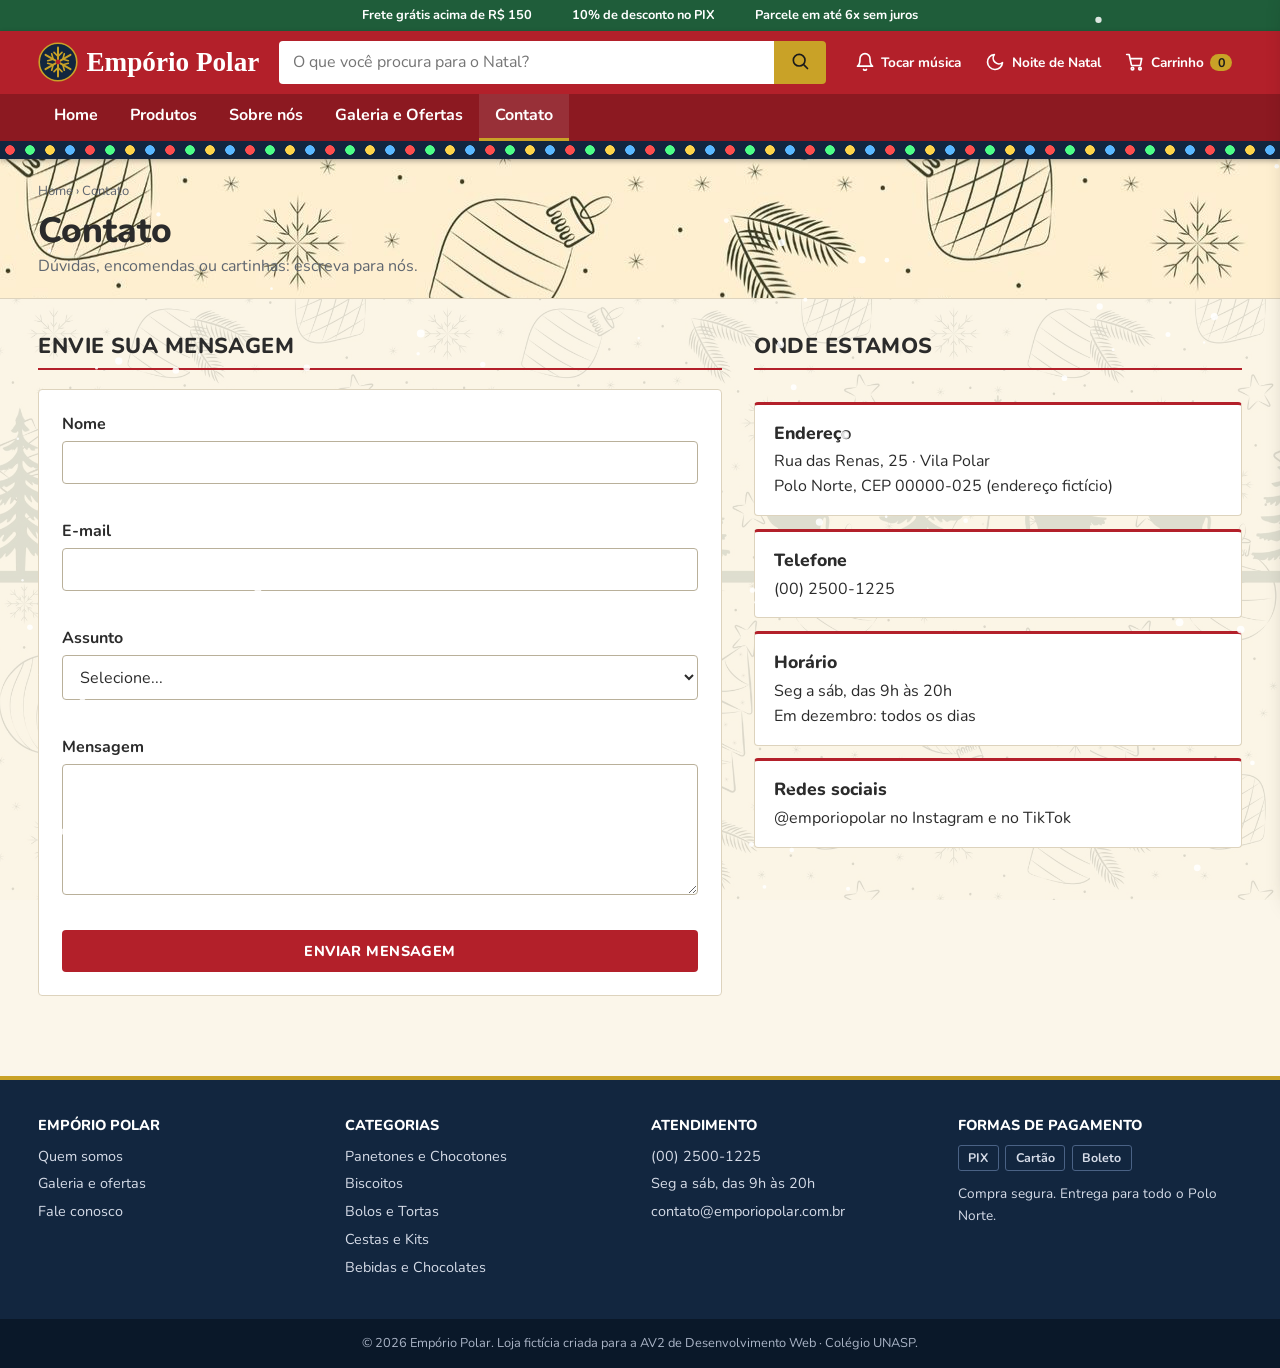
<file: contato.html>
<!DOCTYPE html>
<html lang="pt-br">
<head>
  <meta charset="UTF-8">
  <meta name="viewport" content="width=device-width, initial-scale=1.0">
  <meta name="description" content="Empório Polar: panetones, biscoitos, bolos e cestas para um Natal inesquecível.">
  <title>Empório Polar | Contato</title>
  <link rel="icon" type="image/svg+xml" href="img/favicon.svg">
  <link rel="preconnect" href="https://fonts.googleapis.com">
  <link rel="preconnect" href="https://fonts.gstatic.com" crossorigin>
  <link href="https://fonts.googleapis.com/css2?family=Mountains+of+Christmas:wght@400;700&family=Nunito:wght@400;600;700;800&display=swap" rel="stylesheet">
  <link rel="stylesheet" href="css/style.css">
  <link rel="stylesheet" href="css/responsivo.css">
</head>
<body>
  <svg width="0" height="0" style="position:absolute" aria-hidden="true"><symbol id="i-carrinho" viewBox="0 0 24 24"><circle cx="9" cy="20" r="1.5"/><circle cx="18" cy="20" r="1.5"/><path d="M2 3h3l2.7 12.4a1 1 0 0 0 1 .8h8.8a1 1 0 0 0 1-.8L20 8H6"/></symbol><symbol id="i-lupa" viewBox="0 0 24 24"><circle cx="11" cy="11" r="7"/><path d="M21 21l-4.3-4.3"/></symbol><symbol id="i-lua" viewBox="0 0 24 24"><path d="M21 12.8A9 9 0 1 1 11.2 3a7 7 0 0 0 9.8 9.8z"/></symbol><symbol id="i-sol" viewBox="0 0 24 24"><circle cx="12" cy="12" r="4"/><path d="M12 2v2M12 20v2M4.9 4.9l1.4 1.4M17.7 17.7l1.4 1.4M2 12h2M20 12h2M4.9 19.1l1.4-1.4M17.7 6.3l1.4-1.4"/></symbol><symbol id="i-sino" viewBox="0 0 24 24"><path d="M18 8a6 6 0 0 0-12 0c0 7-3 9-3 9h18s-3-2-3-9"/><path d="M13.7 21a2 2 0 0 1-3.4 0"/></symbol><symbol id="i-menu" viewBox="0 0 24 24"><path d="M3 6h18M3 12h18M3 18h18"/></symbol><symbol id="i-caminhao" viewBox="0 0 24 24"><path d="M1 4h13v11H1zM14 8h4l4 4v3h-8z"/><circle cx="6" cy="18" r="2"/><circle cx="18" cy="18" r="2"/></symbol><symbol id="i-desconto" viewBox="0 0 24 24"><path d="M19 5L5 19"/><circle cx="7" cy="7" r="2.5"/><circle cx="17" cy="17" r="2.5"/></symbol><symbol id="i-cartao" viewBox="0 0 24 24"><rect x="2" y="5" width="20" height="14" rx="2"/><path d="M2 10h20"/></symbol><symbol id="i-presente" viewBox="0 0 24 24"><rect x="3" y="8" width="18" height="13"/><path d="M12 8v13M3 12h18M12 8c-3-4-7-3-5 0M12 8c3-4 7-3 5 0"/></symbol></svg>
  <canvas id="neve" aria-hidden="true"></canvas>

  <div class="barra-topo">
    <div class="container">
      <p>Frete grátis acima de R$ 150</p>
      <p>10% de desconto no PIX</p>
      <p>Parcele em até 6x sem juros</p>
    </div>
  </div>

  <header class="cabecalho">
    <div class="cabecalho-int">
      <a class="logo" href="index.html">
        <img src="img/logo.svg" alt="Logotipo do Empório Polar: floco de neve dourado" width="40" height="40">
        <span>Empório Polar</span>
      </a>
      <form class="busca-topo" action="produtos.html" method="get" role="search">
        <label class="sr-only" for="busca-topo">Buscar produtos</label>
        <input type="search" id="busca-topo" name="q" placeholder="O que você procura para o Natal?">
        <button type="submit" aria-label="Buscar"><svg class="ic" aria-hidden="true"><use href="#i-lupa"/></svg></button>
      </form>
      <div class="acoes">
        <button class="icone-btn" id="btn-musica" aria-pressed="false"><svg class="ic" aria-hidden="true"><use href="#i-sino"/></svg><span class="rotulo">Tocar música</span></button>
        <button class="icone-btn" id="btn-tema"><svg class="ic" aria-hidden="true"><use href="#i-lua"/></svg><span class="rotulo">Noite de Natal</span></button>
        <button class="icone-btn" id="btn-carrinho" aria-label="Abrir carrinho de compras"><svg class="ic" aria-hidden="true"><use href="#i-carrinho"/></svg><span class="rotulo">Carrinho</span><span id="qtd-carrinho">0</span></button>
        <button class="icone-btn btn-menu" aria-label="Abrir menu" aria-expanded="false"><svg class="ic" aria-hidden="true"><use href="#i-menu"/></svg></button>
      </div>
    </div>
    <nav class="menu" aria-label="Menu principal">
      <div class="container menu-int">
        <a href="index.html">Home</a>
        <a href="produtos.html">Produtos</a>
        <a href="sobre.html">Sobre nós</a>
        <a href="galeria.html">Galeria e Ofertas</a>
        <a href="contato.html" class="ativo" aria-current="page">Contato</a>
      </div>
    </nav>
    <div class="luzes" aria-hidden="true"></div>
  </header>

  <main>
    <div class="cabecalho-pagina"><div class="container">
      <nav class="migalhas" aria-label="Você está em"><a href="index.html">Home</a> › Contato</nav>
      <h1>Contato</h1><p>Dúvidas, encomendas ou cartinhas: escreva para nós.</p>
    </div></div>
    <section class="secao container contato-grade" style="display:grid" aria-labelledby="t-form">
      <div>
        <div class="cab-secao"><h2 id="t-form">Envie sua mensagem</h2></div>
        <form class="form" id="form-contato" novalidate>
          <div class="campo"><label for="nome">Nome</label><input type="text" id="nome" autocomplete="name"><span class="erro" aria-live="polite"></span></div>
          <div class="campo"><label for="email">E-mail</label><input type="email" id="email" autocomplete="email"><span class="erro" aria-live="polite"></span></div>
          <div class="campo"><label for="assunto">Assunto</label>
            <select id="assunto"><option value="">Selecione...</option><option>Encomenda de panetone</option><option>Cestas de Natal</option><option>Dúvida sobre entrega</option><option>Outro assunto</option></select>
            <span class="erro" aria-live="polite"></span></div>
          <div class="campo"><label for="texto">Mensagem</label><textarea id="texto" rows="5"></textarea><span class="erro" aria-live="polite"></span></div>
          <button class="btn" type="submit">Enviar mensagem</button>
          <p id="mensagem-form" role="status"></p>
        </form>
      </div>
      <aside class="info-contato" aria-label="Informações da loja">
        <div class="cab-secao"><h2>Onde estamos</h2></div>
        <div class="caixa"><h3>Endereço</h3><p>Rua das Renas, 25 · Vila Polar<br>Polo Norte, CEP 00000-025 (endereço fictício)</p></div>
        <div class="caixa"><h3>Telefone</h3><p>(00) 2500-1225</p></div>
        <div class="caixa"><h3>Horário</h3><p>Seg a sáb, das 9h às 20h<br>Em dezembro: todos os dias</p></div>
        <div class="caixa"><h3>Redes sociais</h3><p>@emporiopolar no Instagram e no TikTok</p></div>
      </aside>
    </section>
  </main>

  <footer class="rodape">
    <div class="container rodape-grade">
      <div><h3>Empório Polar</h3><ul>
        <li><a href="sobre.html">Quem somos</a></li><li><a href="galeria.html">Galeria e ofertas</a></li><li><a href="contato.html">Fale conosco</a></li></ul></div>
      <div><h3>Categorias</h3><ul>
        <li><a href="produtos.html?cat=Panetones%20e%20Chocotones">Panetones e Chocotones</a></li>
        <li><a href="produtos.html?cat=Biscoitos">Biscoitos</a></li>
        <li><a href="produtos.html?cat=Bolos%20e%20Tortas">Bolos e Tortas</a></li>
        <li><a href="produtos.html?cat=Cestas%20e%20Kits">Cestas e Kits</a></li>
        <li><a href="produtos.html?cat=Bebidas%20e%20Chocolates">Bebidas e Chocolates</a></li></ul></div>
      <div><h3>Atendimento</h3><ul>
        <li>(00) 2500-1225</li><li>Seg a sáb, das 9h às 20h</li><li>contato@emporiopolar.com.br</li></ul></div>
      <div><h3>Formas de pagamento</h3><div class="pagamentos"><span>PIX</span><span>Cartão</span><span>Boleto</span></div>
        <p style="margin-top:.8rem;font-size:.85rem">Compra segura. Entrega para todo o Polo Norte.</p></div>
    </div>
    <div class="rodape-fim">&copy; 2026 Empório Polar. Loja fictícia criada para a AV2 de Desenvolvimento Web · Colégio UNASP.</div>
  </footer>

  <!-- Painel do carrinho -->
  <div id="fundo-painel"></div>
  <aside class="painel" id="painel-carrinho" aria-label="Carrinho de compras">
    <div class="painel-topo"><h2>Seu carrinho</h2><button class="fechar" id="fechar-painel" aria-label="Fechar carrinho">✕</button></div>
    <ul id="itens-carrinho"></ul>
    <div class="painel-rodape">
      <div class="total"><span>Total</span><span id="total-carrinho">R$ 0,00</span></div>
      <button class="btn btn-verde" id="finalizar">Finalizar compra</button>
      <button class="btn btn-ouro" id="limpar">Esvaziar carrinho</button>
    </div>
  </aside>

  <!-- Modal de detalhes do produto -->
  <div class="sobreposicao" id="modal" role="dialog" aria-modal="true" aria-label="Detalhes do produto">
    <div class="janela">
      <button class="fechar" aria-label="Fechar">✕</button>
      <img id="modal-img" src="img/produtos/sem-foto.jpg" alt="">
      <div class="janela-corpo">
        <span class="etiqueta" id="modal-cat"></span>
        <h2 id="modal-nome"></h2>
        <p id="modal-desc"></p>
        <strong id="modal-preco"></strong>
        <button class="btn btn-comprar" id="modal-comprar">Comprar</button>
      </div>
    </div>
  </div>

  <!-- Lightbox da galeria -->
  <div class="sobreposicao" id="lightbox" role="dialog" aria-modal="true" aria-label="Imagem ampliada">
    <div class="janela">
      <button class="fechar" aria-label="Fechar">✕</button>
      <img id="lightbox-img" src="img/produtos/sem-foto.jpg" alt="">
      <div class="janela-corpo"><p id="lightbox-legenda"></p></div>
    </div>
  </div>

  <div class="aviso" id="aviso" role="status" aria-live="polite"></div>
  <button id="topo" aria-label="Voltar ao topo">↑</button>

  <script src="js/produtos.js"></script>
  <script src="js/script.js"></script>
</body>
</html>
</file>
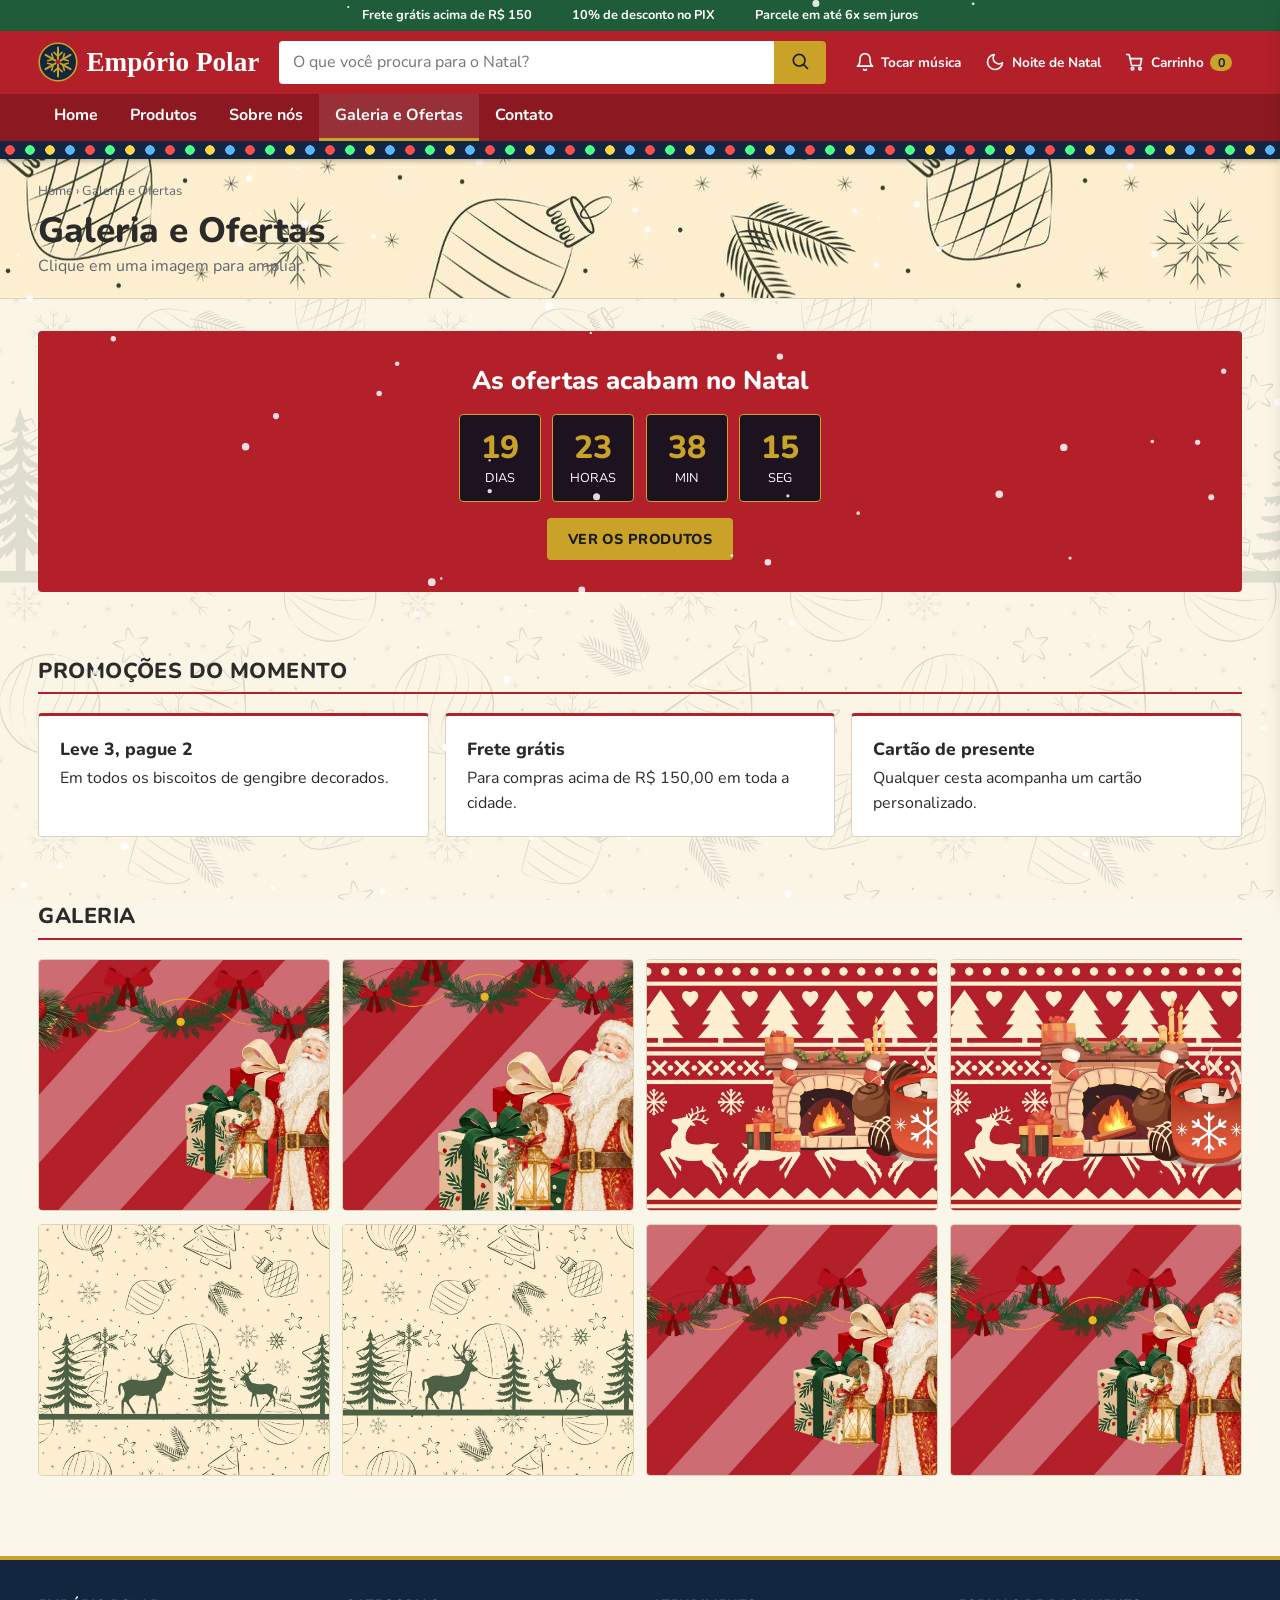
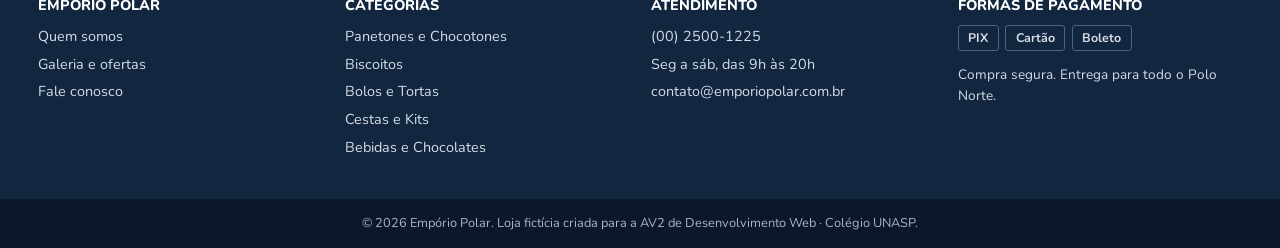
<file: galeria.html>
<!DOCTYPE html>
<html lang="pt-br">
<head>
  <meta charset="UTF-8">
  <meta name="viewport" content="width=device-width, initial-scale=1.0">
  <meta name="description" content="Empório Polar: panetones, biscoitos, bolos e cestas para um Natal inesquecível.">
  <title>Empório Polar | Galeria e Ofertas</title>
  <link rel="icon" type="image/svg+xml" href="img/favicon.svg">
  <link rel="preconnect" href="https://fonts.googleapis.com">
  <link rel="preconnect" href="https://fonts.gstatic.com" crossorigin>
  <link href="https://fonts.googleapis.com/css2?family=Mountains+of+Christmas:wght@400;700&family=Nunito:wght@400;600;700;800&display=swap" rel="stylesheet">
  <link rel="stylesheet" href="css/style.css">
  <link rel="stylesheet" href="css/responsivo.css">
</head>
<body>
  <svg width="0" height="0" style="position:absolute" aria-hidden="true"><symbol id="i-carrinho" viewBox="0 0 24 24"><circle cx="9" cy="20" r="1.5"/><circle cx="18" cy="20" r="1.5"/><path d="M2 3h3l2.7 12.4a1 1 0 0 0 1 .8h8.8a1 1 0 0 0 1-.8L20 8H6"/></symbol><symbol id="i-lupa" viewBox="0 0 24 24"><circle cx="11" cy="11" r="7"/><path d="M21 21l-4.3-4.3"/></symbol><symbol id="i-lua" viewBox="0 0 24 24"><path d="M21 12.8A9 9 0 1 1 11.2 3a7 7 0 0 0 9.8 9.8z"/></symbol><symbol id="i-sol" viewBox="0 0 24 24"><circle cx="12" cy="12" r="4"/><path d="M12 2v2M12 20v2M4.9 4.9l1.4 1.4M17.7 17.7l1.4 1.4M2 12h2M20 12h2M4.9 19.1l1.4-1.4M17.7 6.3l1.4-1.4"/></symbol><symbol id="i-sino" viewBox="0 0 24 24"><path d="M18 8a6 6 0 0 0-12 0c0 7-3 9-3 9h18s-3-2-3-9"/><path d="M13.7 21a2 2 0 0 1-3.4 0"/></symbol><symbol id="i-menu" viewBox="0 0 24 24"><path d="M3 6h18M3 12h18M3 18h18"/></symbol><symbol id="i-caminhao" viewBox="0 0 24 24"><path d="M1 4h13v11H1zM14 8h4l4 4v3h-8z"/><circle cx="6" cy="18" r="2"/><circle cx="18" cy="18" r="2"/></symbol><symbol id="i-desconto" viewBox="0 0 24 24"><path d="M19 5L5 19"/><circle cx="7" cy="7" r="2.5"/><circle cx="17" cy="17" r="2.5"/></symbol><symbol id="i-cartao" viewBox="0 0 24 24"><rect x="2" y="5" width="20" height="14" rx="2"/><path d="M2 10h20"/></symbol><symbol id="i-presente" viewBox="0 0 24 24"><rect x="3" y="8" width="18" height="13"/><path d="M12 8v13M3 12h18M12 8c-3-4-7-3-5 0M12 8c3-4 7-3 5 0"/></symbol></svg>
  <canvas id="neve" aria-hidden="true"></canvas>

  <div class="barra-topo">
    <div class="container">
      <p>Frete grátis acima de R$ 150</p>
      <p>10% de desconto no PIX</p>
      <p>Parcele em até 6x sem juros</p>
    </div>
  </div>

  <header class="cabecalho">
    <div class="cabecalho-int">
      <a class="logo" href="index.html">
        <img src="img/logo.svg" alt="Logotipo do Empório Polar: floco de neve dourado" width="40" height="40">
        <span>Empório Polar</span>
      </a>
      <form class="busca-topo" action="produtos.html" method="get" role="search">
        <label class="sr-only" for="busca-topo">Buscar produtos</label>
        <input type="search" id="busca-topo" name="q" placeholder="O que você procura para o Natal?">
        <button type="submit" aria-label="Buscar"><svg class="ic" aria-hidden="true"><use href="#i-lupa"/></svg></button>
      </form>
      <div class="acoes">
        <button class="icone-btn" id="btn-musica" aria-pressed="false"><svg class="ic" aria-hidden="true"><use href="#i-sino"/></svg><span class="rotulo">Tocar música</span></button>
        <button class="icone-btn" id="btn-tema"><svg class="ic" aria-hidden="true"><use href="#i-lua"/></svg><span class="rotulo">Noite de Natal</span></button>
        <button class="icone-btn" id="btn-carrinho" aria-label="Abrir carrinho de compras"><svg class="ic" aria-hidden="true"><use href="#i-carrinho"/></svg><span class="rotulo">Carrinho</span><span id="qtd-carrinho">0</span></button>
        <button class="icone-btn btn-menu" aria-label="Abrir menu" aria-expanded="false"><svg class="ic" aria-hidden="true"><use href="#i-menu"/></svg></button>
      </div>
    </div>
    <nav class="menu" aria-label="Menu principal">
      <div class="container menu-int">
        <a href="index.html">Home</a>
        <a href="produtos.html">Produtos</a>
        <a href="sobre.html">Sobre nós</a>
        <a href="galeria.html" class="ativo" aria-current="page">Galeria e Ofertas</a>
        <a href="contato.html">Contato</a>
      </div>
    </nav>
    <div class="luzes" aria-hidden="true"></div>
  </header>

  <main>
    <div class="cabecalho-pagina"><div class="container">
      <nav class="migalhas" aria-label="Você está em"><a href="index.html">Home</a> › Galeria e Ofertas</nav>
      <h1>Galeria e Ofertas</h1><p>Clique em uma imagem para ampliar.</p>
    </div></div>
    <section class="secao container revelar" aria-labelledby="t-of">
      <div class="faixa-oferta">
        <h2 id="t-of">As ofertas acabam no Natal</h2>
        <div class="contagem" data-contagem></div>
        <a class="btn btn-ouro" href="produtos.html">Ver os produtos</a>
      </div>
    </section>
    <section class="secao container" aria-labelledby="t-pr">
      <div class="cab-secao"><h2 id="t-pr">Promoções do momento</h2></div>
      <div class="trio">
        <article class="caixa revelar"><h3>Leve 3, pague 2</h3><p>Em todos os biscoitos de gengibre decorados.</p></article>
        <article class="caixa revelar"><h3>Frete grátis</h3><p>Para compras acima de R$ 150,00 em toda a cidade.</p></article>
        <article class="caixa revelar"><h3>Cartão de presente</h3><p>Qualquer cesta acompanha um cartão personalizado.</p></article>
      </div>
    </section>
    <section class="secao container" aria-labelledby="t-ga">
      <div class="cab-secao"><h2 id="t-ga">Galeria</h2></div>
      <div class="galeria">
        <button data-lightbox="img/banners/banner1.jpg" aria-label="Ampliar: Papai Noel com saco de presentes e guirlanda sobre fundo listrado vermelho"><img src="img/banners/banner1.jpg" alt="Papai Noel com saco de presentes e guirlanda sobre fundo listrado vermelho" loading="lazy" width="400" height="250"></button>
        <button data-lightbox="img/banners/banner32.jpg" aria-label="Ampliar: Papai Noel ao lado de presentes embrulhados e enfeites de pinheiro"><img src="img/banners/banner32.jpg" alt="Papai Noel ao lado de presentes embrulhados e enfeites de pinheiro" loading="lazy" width="400" height="250"></button>
        <button data-lightbox="img/banners/lado.jpg" aria-label="Ampliar: Lareira acesa com caneca de chocolate quente sobre faixa de renas"><img src="img/banners/lado.jpg" alt="Lareira acesa com caneca de chocolate quente sobre faixa de renas" loading="lazy" width="400" height="250"></button>
        <button data-lightbox="img/banners/pepeeop.jpg" aria-label="Ampliar: Lareira, presentes e chocolate quente em padrão de inverno vermelho"><img src="img/banners/pepeeop.jpg" alt="Lareira, presentes e chocolate quente em padrão de inverno vermelho" loading="lazy" width="400" height="250"></button>
        <button data-lightbox="img/banners/hr.jpg" aria-label="Ampliar: Renas e pinheiros em desenho sobre fundo creme"><img src="img/banners/hr.jpg" alt="Renas e pinheiros em desenho sobre fundo creme" loading="lazy" width="400" height="250"></button>
        <button data-lightbox="img/banners/padrao.jpg" aria-label="Ampliar: Padrão de enfeites natalinos e flocos de neve sobre fundo creme"><img src="img/banners/padrao.jpg" alt="Padrão de enfeites natalinos e flocos de neve sobre fundo creme" loading="lazy" width="400" height="250"></button>
        <button data-lightbox="img/banners/banner23.jpg" aria-label="Ampliar: Papai Noel com presentes e guirlandas de pinheiro"><img src="img/banners/banner23.jpg" alt="Papai Noel com presentes e guirlandas de pinheiro" loading="lazy" width="400" height="250"></button>
        <button data-lightbox="img/banners/banner10.jpg" aria-label="Ampliar: Papai Noel carregando presentes sobre listras vermelhas"><img src="img/banners/banner10.jpg" alt="Papai Noel carregando presentes sobre listras vermelhas" loading="lazy" width="400" height="250"></button>
      </div>
    </section>
  </main>

  <footer class="rodape">
    <div class="container rodape-grade">
      <div><h3>Empório Polar</h3><ul>
        <li><a href="sobre.html">Quem somos</a></li><li><a href="galeria.html">Galeria e ofertas</a></li><li><a href="contato.html">Fale conosco</a></li></ul></div>
      <div><h3>Categorias</h3><ul>
        <li><a href="produtos.html?cat=Panetones%20e%20Chocotones">Panetones e Chocotones</a></li>
        <li><a href="produtos.html?cat=Biscoitos">Biscoitos</a></li>
        <li><a href="produtos.html?cat=Bolos%20e%20Tortas">Bolos e Tortas</a></li>
        <li><a href="produtos.html?cat=Cestas%20e%20Kits">Cestas e Kits</a></li>
        <li><a href="produtos.html?cat=Bebidas%20e%20Chocolates">Bebidas e Chocolates</a></li></ul></div>
      <div><h3>Atendimento</h3><ul>
        <li>(00) 2500-1225</li><li>Seg a sáb, das 9h às 20h</li><li>contato@emporiopolar.com.br</li></ul></div>
      <div><h3>Formas de pagamento</h3><div class="pagamentos"><span>PIX</span><span>Cartão</span><span>Boleto</span></div>
        <p style="margin-top:.8rem;font-size:.85rem">Compra segura. Entrega para todo o Polo Norte.</p></div>
    </div>
    <div class="rodape-fim">&copy; 2026 Empório Polar. Loja fictícia criada para a AV2 de Desenvolvimento Web · Colégio UNASP.</div>
  </footer>

  <!-- Painel do carrinho -->
  <div id="fundo-painel"></div>
  <aside class="painel" id="painel-carrinho" aria-label="Carrinho de compras">
    <div class="painel-topo"><h2>Seu carrinho</h2><button class="fechar" id="fechar-painel" aria-label="Fechar carrinho">✕</button></div>
    <ul id="itens-carrinho"></ul>
    <div class="painel-rodape">
      <div class="total"><span>Total</span><span id="total-carrinho">R$ 0,00</span></div>
      <button class="btn btn-verde" id="finalizar">Finalizar compra</button>
      <button class="btn btn-ouro" id="limpar">Esvaziar carrinho</button>
    </div>
  </aside>

  <!-- Modal de detalhes do produto -->
  <div class="sobreposicao" id="modal" role="dialog" aria-modal="true" aria-label="Detalhes do produto">
    <div class="janela">
      <button class="fechar" aria-label="Fechar">✕</button>
      <img id="modal-img" src="img/produtos/sem-foto.jpg" alt="">
      <div class="janela-corpo">
        <span class="etiqueta" id="modal-cat"></span>
        <h2 id="modal-nome"></h2>
        <p id="modal-desc"></p>
        <strong id="modal-preco"></strong>
        <button class="btn btn-comprar" id="modal-comprar">Comprar</button>
      </div>
    </div>
  </div>

  <!-- Lightbox da galeria -->
  <div class="sobreposicao" id="lightbox" role="dialog" aria-modal="true" aria-label="Imagem ampliada">
    <div class="janela">
      <button class="fechar" aria-label="Fechar">✕</button>
      <img id="lightbox-img" src="img/produtos/sem-foto.jpg" alt="">
      <div class="janela-corpo"><p id="lightbox-legenda"></p></div>
    </div>
  </div>

  <div class="aviso" id="aviso" role="status" aria-live="polite"></div>
  <button id="topo" aria-label="Voltar ao topo">↑</button>

  <script src="js/produtos.js"></script>
  <script src="js/script.js"></script>
</body>
</html>
</file>
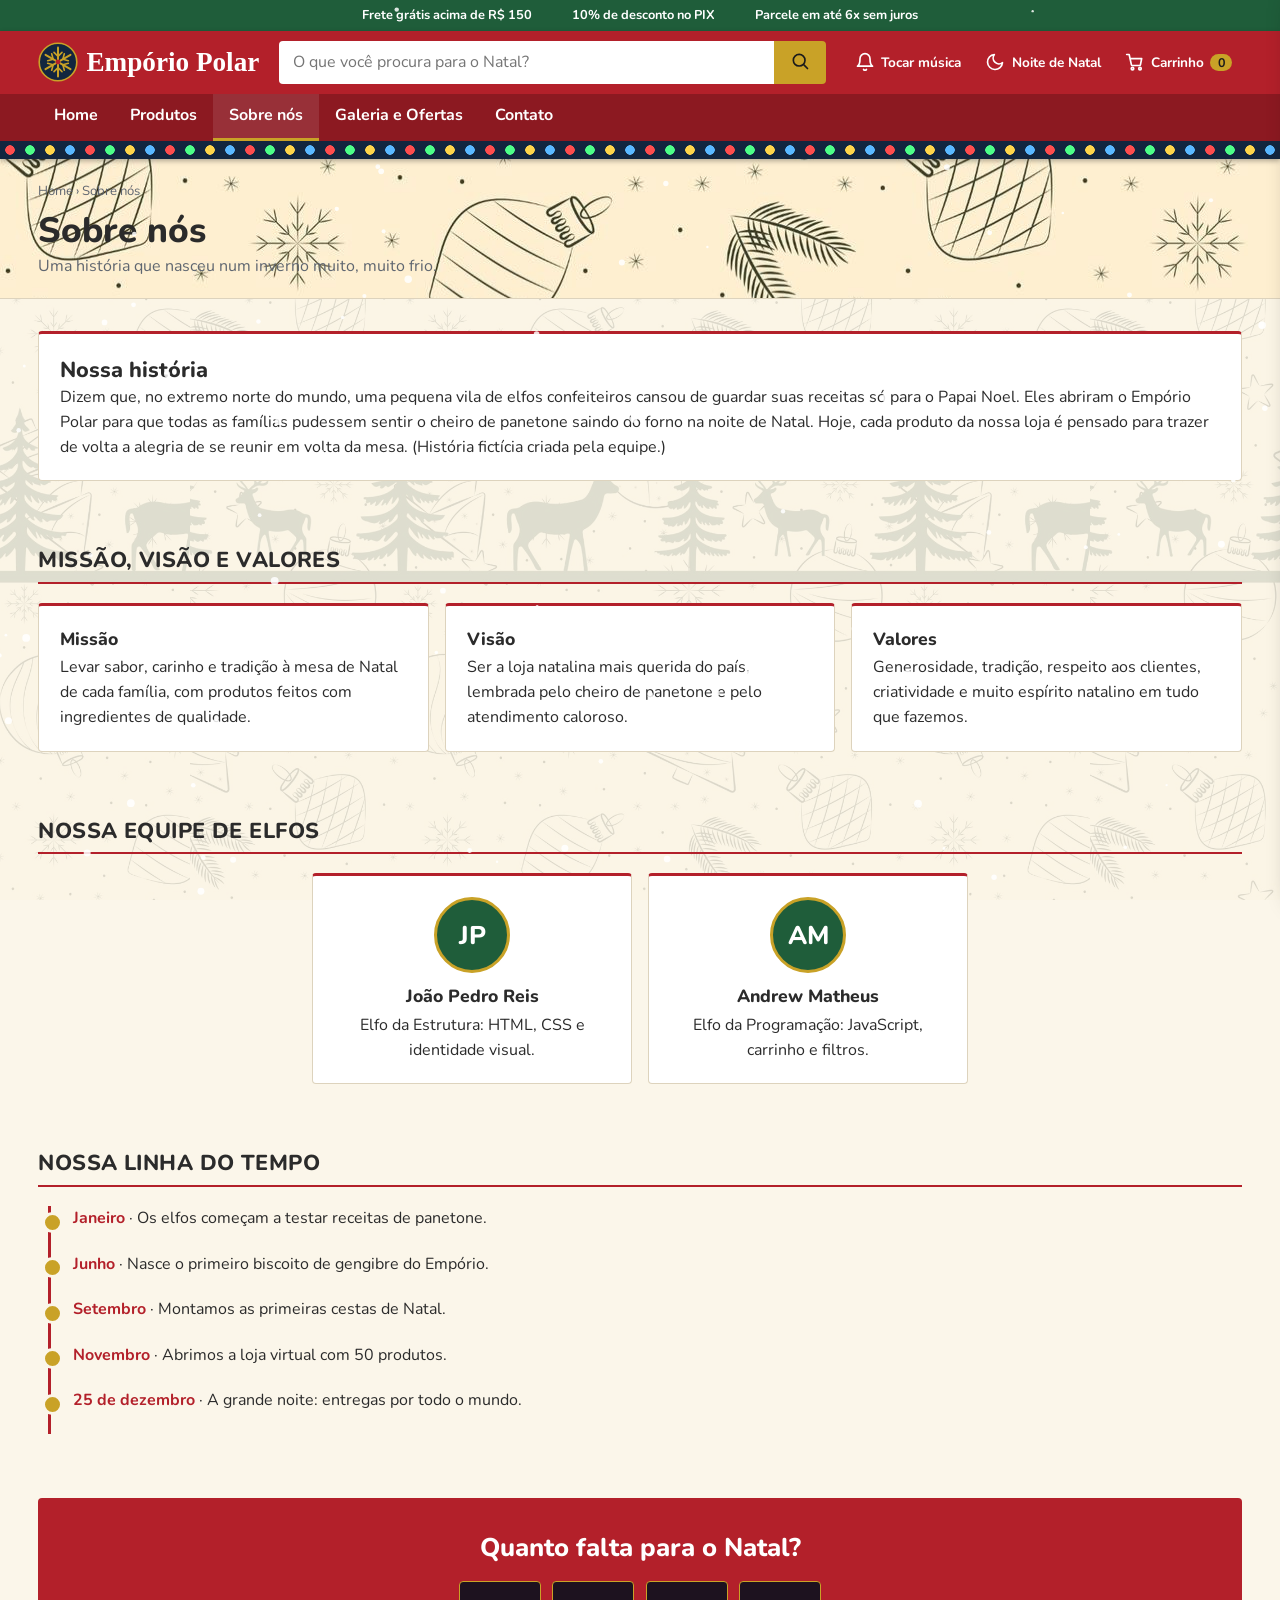
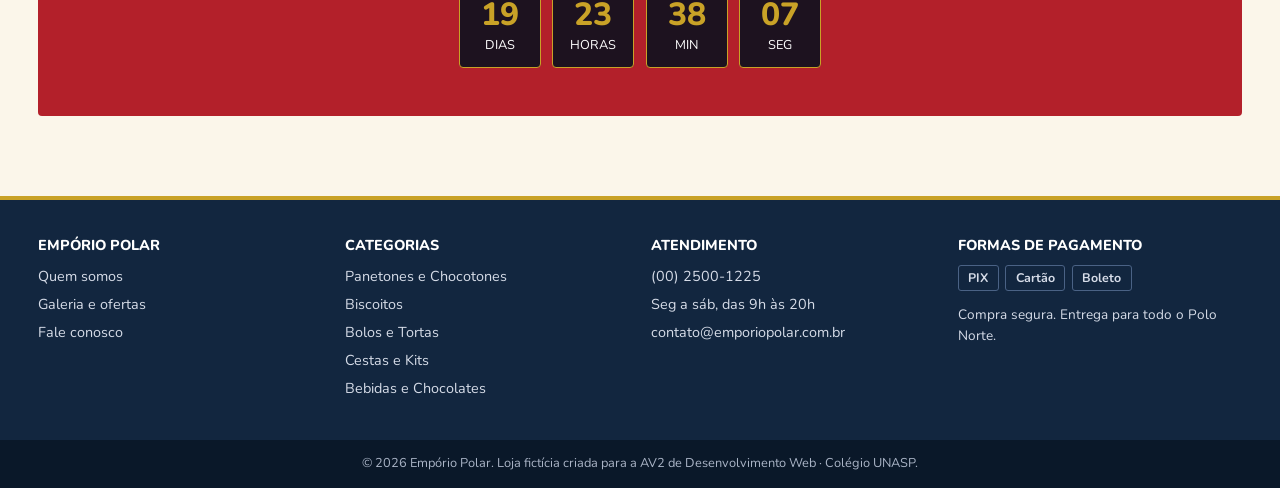
<file: sobre.html>
<!DOCTYPE html>
<html lang="pt-br">
<head>
  <meta charset="UTF-8">
  <meta name="viewport" content="width=device-width, initial-scale=1.0">
  <meta name="description" content="Empório Polar: panetones, biscoitos, bolos e cestas para um Natal inesquecível.">
  <title>Empório Polar | Sobre nós</title>
  <link rel="icon" type="image/svg+xml" href="img/favicon.svg">
  <link rel="preconnect" href="https://fonts.googleapis.com">
  <link rel="preconnect" href="https://fonts.gstatic.com" crossorigin>
  <link href="https://fonts.googleapis.com/css2?family=Mountains+of+Christmas:wght@400;700&family=Nunito:wght@400;600;700;800&display=swap" rel="stylesheet">
  <link rel="stylesheet" href="css/style.css">
  <link rel="stylesheet" href="css/responsivo.css">
</head>
<body>
  <svg width="0" height="0" style="position:absolute" aria-hidden="true"><symbol id="i-carrinho" viewBox="0 0 24 24"><circle cx="9" cy="20" r="1.5"/><circle cx="18" cy="20" r="1.5"/><path d="M2 3h3l2.7 12.4a1 1 0 0 0 1 .8h8.8a1 1 0 0 0 1-.8L20 8H6"/></symbol><symbol id="i-lupa" viewBox="0 0 24 24"><circle cx="11" cy="11" r="7"/><path d="M21 21l-4.3-4.3"/></symbol><symbol id="i-lua" viewBox="0 0 24 24"><path d="M21 12.8A9 9 0 1 1 11.2 3a7 7 0 0 0 9.8 9.8z"/></symbol><symbol id="i-sol" viewBox="0 0 24 24"><circle cx="12" cy="12" r="4"/><path d="M12 2v2M12 20v2M4.9 4.9l1.4 1.4M17.7 17.7l1.4 1.4M2 12h2M20 12h2M4.9 19.1l1.4-1.4M17.7 6.3l1.4-1.4"/></symbol><symbol id="i-sino" viewBox="0 0 24 24"><path d="M18 8a6 6 0 0 0-12 0c0 7-3 9-3 9h18s-3-2-3-9"/><path d="M13.7 21a2 2 0 0 1-3.4 0"/></symbol><symbol id="i-menu" viewBox="0 0 24 24"><path d="M3 6h18M3 12h18M3 18h18"/></symbol><symbol id="i-caminhao" viewBox="0 0 24 24"><path d="M1 4h13v11H1zM14 8h4l4 4v3h-8z"/><circle cx="6" cy="18" r="2"/><circle cx="18" cy="18" r="2"/></symbol><symbol id="i-desconto" viewBox="0 0 24 24"><path d="M19 5L5 19"/><circle cx="7" cy="7" r="2.5"/><circle cx="17" cy="17" r="2.5"/></symbol><symbol id="i-cartao" viewBox="0 0 24 24"><rect x="2" y="5" width="20" height="14" rx="2"/><path d="M2 10h20"/></symbol><symbol id="i-presente" viewBox="0 0 24 24"><rect x="3" y="8" width="18" height="13"/><path d="M12 8v13M3 12h18M12 8c-3-4-7-3-5 0M12 8c3-4 7-3 5 0"/></symbol></svg>
  <canvas id="neve" aria-hidden="true"></canvas>

  <div class="barra-topo">
    <div class="container">
      <p>Frete grátis acima de R$ 150</p>
      <p>10% de desconto no PIX</p>
      <p>Parcele em até 6x sem juros</p>
    </div>
  </div>

  <header class="cabecalho">
    <div class="cabecalho-int">
      <a class="logo" href="index.html">
        <img src="img/logo.svg" alt="Logotipo do Empório Polar: floco de neve dourado" width="40" height="40">
        <span>Empório Polar</span>
      </a>
      <form class="busca-topo" action="produtos.html" method="get" role="search">
        <label class="sr-only" for="busca-topo">Buscar produtos</label>
        <input type="search" id="busca-topo" name="q" placeholder="O que você procura para o Natal?">
        <button type="submit" aria-label="Buscar"><svg class="ic" aria-hidden="true"><use href="#i-lupa"/></svg></button>
      </form>
      <div class="acoes">
        <button class="icone-btn" id="btn-musica" aria-pressed="false"><svg class="ic" aria-hidden="true"><use href="#i-sino"/></svg><span class="rotulo">Tocar música</span></button>
        <button class="icone-btn" id="btn-tema"><svg class="ic" aria-hidden="true"><use href="#i-lua"/></svg><span class="rotulo">Noite de Natal</span></button>
        <button class="icone-btn" id="btn-carrinho" aria-label="Abrir carrinho de compras"><svg class="ic" aria-hidden="true"><use href="#i-carrinho"/></svg><span class="rotulo">Carrinho</span><span id="qtd-carrinho">0</span></button>
        <button class="icone-btn btn-menu" aria-label="Abrir menu" aria-expanded="false"><svg class="ic" aria-hidden="true"><use href="#i-menu"/></svg></button>
      </div>
    </div>
    <nav class="menu" aria-label="Menu principal">
      <div class="container menu-int">
        <a href="index.html">Home</a>
        <a href="produtos.html">Produtos</a>
        <a href="sobre.html" class="ativo" aria-current="page">Sobre nós</a>
        <a href="galeria.html">Galeria e Ofertas</a>
        <a href="contato.html">Contato</a>
      </div>
    </nav>
    <div class="luzes" aria-hidden="true"></div>
  </header>

  <main>
    <div class="cabecalho-pagina"><div class="container">
      <nav class="migalhas" aria-label="Você está em"><a href="index.html">Home</a> › Sobre nós</nav>
      <h1>Sobre nós</h1><p>Uma história que nasceu num inverno muito, muito frio.</p>
    </div></div>
    <section class="secao container revelar" aria-labelledby="t-hist">
      <div class="caixa">
        <h2 id="t-hist">Nossa história</h2>
        <p>Dizem que, no extremo norte do mundo, uma pequena vila de elfos confeiteiros cansou de guardar suas receitas só para o Papai Noel. Eles abriram o Empório Polar para que todas as famílias pudessem sentir o cheiro de panetone saindo do forno na noite de Natal. Hoje, cada produto da nossa loja é pensado para trazer de volta a alegria de se reunir em volta da mesa. (História fictícia criada pela equipe.)</p>
      </div>
    </section>
    <section class="secao container" aria-labelledby="t-mvv">
      <div class="cab-secao"><h2 id="t-mvv">Missão, visão e valores</h2></div>
      <div class="trio">
        <article class="caixa revelar"><h3>Missão</h3><p>Levar sabor, carinho e tradição à mesa de Natal de cada família, com produtos feitos com ingredientes de qualidade.</p></article>
        <article class="caixa revelar"><h3>Visão</h3><p>Ser a loja natalina mais querida do país, lembrada pelo cheiro de panetone e pelo atendimento caloroso.</p></article>
        <article class="caixa revelar"><h3>Valores</h3><p>Generosidade, tradição, respeito aos clientes, criatividade e muito espírito natalino em tudo que fazemos.</p></article>
      </div>
    </section>
    <section class="secao container equipe" aria-labelledby="t-eq">
      <div class="cab-secao"><h2 id="t-eq">Nossa equipe de elfos</h2></div>
      <div class="trio">
        <article class="caixa revelar"><div class="avatar" aria-hidden="true">JP</div><h3>João Pedro Reis</h3><p>Elfo da Estrutura: HTML, CSS e identidade visual.</p></article>
        <article class="caixa revelar"><div class="avatar" aria-hidden="true">AM</div><h3>Andrew Matheus</h3><p>Elfo da Programação: JavaScript, carrinho e filtros.</p></article>
      </div>
    </section>
    <section class="secao container" aria-labelledby="t-tl">
      <div class="cab-secao"><h2 id="t-tl">Nossa linha do tempo</h2></div>
      <ul class="linha-tempo">
        <li class="revelar"><b>Janeiro</b> · Os elfos começam a testar receitas de panetone.</li>
        <li class="revelar"><b>Junho</b> · Nasce o primeiro biscoito de gengibre do Empório.</li>
        <li class="revelar"><b>Setembro</b> · Montamos as primeiras cestas de Natal.</li>
        <li class="revelar"><b>Novembro</b> · Abrimos a loja virtual com 50 produtos.</li>
        <li class="revelar"><b>25 de dezembro</b> · A grande noite: entregas por todo o mundo.</li>
      </ul>
    </section>
    <section class="secao container revelar" aria-labelledby="t-ct">
      <div class="faixa-oferta"><h2 id="t-ct">Quanto falta para o Natal?</h2><div class="contagem" data-contagem></div></div>
    </section>
  </main>

  <footer class="rodape">
    <div class="container rodape-grade">
      <div><h3>Empório Polar</h3><ul>
        <li><a href="sobre.html">Quem somos</a></li><li><a href="galeria.html">Galeria e ofertas</a></li><li><a href="contato.html">Fale conosco</a></li></ul></div>
      <div><h3>Categorias</h3><ul>
        <li><a href="produtos.html?cat=Panetones%20e%20Chocotones">Panetones e Chocotones</a></li>
        <li><a href="produtos.html?cat=Biscoitos">Biscoitos</a></li>
        <li><a href="produtos.html?cat=Bolos%20e%20Tortas">Bolos e Tortas</a></li>
        <li><a href="produtos.html?cat=Cestas%20e%20Kits">Cestas e Kits</a></li>
        <li><a href="produtos.html?cat=Bebidas%20e%20Chocolates">Bebidas e Chocolates</a></li></ul></div>
      <div><h3>Atendimento</h3><ul>
        <li>(00) 2500-1225</li><li>Seg a sáb, das 9h às 20h</li><li>contato@emporiopolar.com.br</li></ul></div>
      <div><h3>Formas de pagamento</h3><div class="pagamentos"><span>PIX</span><span>Cartão</span><span>Boleto</span></div>
        <p style="margin-top:.8rem;font-size:.85rem">Compra segura. Entrega para todo o Polo Norte.</p></div>
    </div>
    <div class="rodape-fim">&copy; 2026 Empório Polar. Loja fictícia criada para a AV2 de Desenvolvimento Web · Colégio UNASP.</div>
  </footer>

  <!-- Painel do carrinho -->
  <div id="fundo-painel"></div>
  <aside class="painel" id="painel-carrinho" aria-label="Carrinho de compras">
    <div class="painel-topo"><h2>Seu carrinho</h2><button class="fechar" id="fechar-painel" aria-label="Fechar carrinho">✕</button></div>
    <ul id="itens-carrinho"></ul>
    <div class="painel-rodape">
      <div class="total"><span>Total</span><span id="total-carrinho">R$ 0,00</span></div>
      <button class="btn btn-verde" id="finalizar">Finalizar compra</button>
      <button class="btn btn-ouro" id="limpar">Esvaziar carrinho</button>
    </div>
  </aside>

  <!-- Modal de detalhes do produto -->
  <div class="sobreposicao" id="modal" role="dialog" aria-modal="true" aria-label="Detalhes do produto">
    <div class="janela">
      <button class="fechar" aria-label="Fechar">✕</button>
      <img id="modal-img" src="img/produtos/sem-foto.jpg" alt="">
      <div class="janela-corpo">
        <span class="etiqueta" id="modal-cat"></span>
        <h2 id="modal-nome"></h2>
        <p id="modal-desc"></p>
        <strong id="modal-preco"></strong>
        <button class="btn btn-comprar" id="modal-comprar">Comprar</button>
      </div>
    </div>
  </div>

  <!-- Lightbox da galeria -->
  <div class="sobreposicao" id="lightbox" role="dialog" aria-modal="true" aria-label="Imagem ampliada">
    <div class="janela">
      <button class="fechar" aria-label="Fechar">✕</button>
      <img id="lightbox-img" src="img/produtos/sem-foto.jpg" alt="">
      <div class="janela-corpo"><p id="lightbox-legenda"></p></div>
    </div>
  </div>

  <div class="aviso" id="aviso" role="status" aria-live="polite"></div>
  <button id="topo" aria-label="Voltar ao topo">↑</button>

  <script src="js/produtos.js"></script>
  <script src="js/script.js"></script>
</body>
</html>
</file>
<file: css/style.css>
/* ==========================================================
   Empório Polar · css/style.css
   Layout inspirado em lojas virtuais: barra de avisos, busca no topo,
   cards com borda fina, preço antigo, parcelamento e rodapé em colunas.
   ========================================================== */

/* 1. Variáveis: cores e fontes declaradas uma única vez */
:root {
  --vermelho: #B3202A;
  --verde: #1F5D3A;
  --dourado: #C9A227;
  --neve: #FFFFFF;
  --creme: #FBF6EA;
  --noite: #12263F;

  --fundo: var(--creme);
  --superficie: var(--neve);
  --texto: #2b2b2b;
  --suave: #5f6670;
  --borda: #ddd3bd;

  --fonte-titulo: "Mountains of Christmas", "Georgia", cursive;
  --fonte-texto: "Nunito", system-ui, sans-serif;
  --raio: 4px;
  --sombra: 0 1px 3px rgba(0, 0, 0, 0.2);
}
[data-tema="noite"] {          /* modo "Noite de Natal": só trocamos as variáveis */
  --fundo: #0c1a2d;
  --superficie: #15283f;
  --texto: #f1e9d6;
  --suave: #aeb8c8;
  --borda: #2b4262;
  --sombra: 0 1px 3px rgba(0, 0, 0, 0.7);
}

/* 2. Base */
* { box-sizing: border-box; margin: 0; }
html { scroll-behavior: smooth; }
body { font-family: var(--fonte-texto); background: var(--fundo); color: var(--texto); line-height: 1.55; transition: background 0.3s, color 0.3s; }
/* textura de papel: o padrão natalino bem fraquinho atrás de tudo */
body::before { content: ""; position: fixed; inset: 0; z-index: -1; pointer-events: none; background: url("../img/banners/padrao.jpg") center / 900px; opacity: 0.16; }
[data-tema="noite"] body::before { opacity: 0.05; filter: invert(1); }
img { max-width: 100%; display: block; }
a { color: inherit; }
h1, h2, h3 { line-height: 1.2; }
h1 { font: 800 clamp(1.6rem, 4vw, 2.2rem) var(--fonte-texto); }
h2 { font: 800 1.35rem var(--fonte-texto); }
.container { width: min(1320px, 94%); margin-inline: auto; }
.secao { padding: 2rem 0; }
.sr-only { position: absolute; width: 1px; height: 1px; overflow: hidden; clip: rect(0 0 0 0); }
.ic { width: 20px; height: 20px; fill: none; stroke: currentColor; stroke-width: 2; stroke-linecap: round; stroke-linejoin: round; flex: none; }

/* título de seção no estilo de loja: barra vermelha + link "ver todos" */
.cab-secao { display: flex; align-items: flex-end; justify-content: space-between; gap: 1rem; border-bottom: 2px solid var(--vermelho); margin-bottom: 1.2rem; padding-bottom: 0.4rem; }
.cab-secao h2 { text-transform: uppercase; letter-spacing: 0.02em; }
.cab-secao a { font-weight: 700; font-size: 0.9rem; color: var(--vermelho); text-decoration: none; }
.cab-secao a:hover { text-decoration: underline; }
[data-tema="noite"] .cab-secao a { color: #ff9aa2; }

/* 3. Botões */
.btn { display: inline-block; border: 0; cursor: pointer; text-decoration: none; text-align: center; font: 800 0.9rem var(--fonte-texto); text-transform: uppercase; letter-spacing: 0.03em; padding: 0.7rem 1.3rem; border-radius: var(--raio); background: var(--vermelho); color: var(--neve); transition: background 0.15s; }
.btn:hover, .btn:focus-visible { background: #8f1821; }
.btn-ouro { background: var(--dourado); color: #1b1b1b; }
.btn-ouro:hover, .btn-ouro:focus-visible { background: #dfb937; }
.btn-verde { background: var(--verde); }
.btn-verde:hover { background: #164a2d; }
.btn:disabled { opacity: 0.5; cursor: not-allowed; }

/* 4. Barra de avisos, cabeçalho, busca e menu */
.barra-topo { background: var(--verde); color: var(--neve); font-size: 0.8rem; font-weight: 700; }
.barra-topo .container { display: flex; justify-content: center; gap: 2.5rem; padding: 0.35rem 0; }
.cabecalho { position: sticky; top: 0; z-index: 50; background: var(--vermelho); color: var(--neve); box-shadow: 0 2px 5px rgba(0, 0, 0, 0.3); }
.cabecalho-int { display: flex; align-items: center; flex-wrap: wrap; gap: 0.6rem 1.2rem; width: min(1320px, 94%); margin: auto; padding: 0.6rem 0; }
.logo { display: flex; align-items: center; gap: 0.5rem; text-decoration: none; color: var(--neve); font: 700 1.7rem var(--fonte-titulo); }
.logo img { width: 40px; height: 40px; }
.busca-topo { display: flex; flex: 1 1 280px; }
.busca-topo input { flex: 1; min-width: 0; border: 2px solid var(--neve); border-right: 0; border-radius: var(--raio) 0 0 var(--raio); background: var(--neve); color: #222; padding: 0.55rem 0.8rem; }
.busca-topo button { border: 0; cursor: pointer; background: var(--dourado); color: #1b1b1b; padding: 0 1rem; border-radius: 0 var(--raio) var(--raio) 0; }
.busca-topo button:hover { background: #dfb937; }
.acoes { display: flex; align-items: center; gap: 0.3rem; }
.icone-btn { display: inline-flex; align-items: center; gap: 0.4rem; background: transparent; border: 0; color: var(--neve); cursor: pointer; font: 700 0.85rem var(--fonte-texto); padding: 0.45rem 0.6rem; border-radius: var(--raio); }
.icone-btn:hover, .icone-btn:focus-visible { background: rgba(255, 255, 255, 0.18); }
#qtd-carrinho { background: var(--dourado); color: #1b1b1b; border-radius: 999px; min-width: 1.35rem; text-align: center; font-size: 0.78rem; padding: 0 0.35rem; }
.menu { background: rgba(0, 0, 0, 0.22); }
.menu a { display: block; color: var(--neve); text-decoration: none; font-weight: 700; padding: 0.6rem 1rem; border-bottom: 3px solid transparent; }
.menu a:hover, .menu a:focus-visible { background: rgba(255, 255, 255, 0.12); }
.menu a.ativo { border-bottom-color: var(--dourado); background: rgba(255, 255, 255, 0.1); }
.luzes { height: 18px; background: var(--noite); position: relative; overflow: hidden; }
.luzes::before, .luzes::after { content: ""; position: absolute; inset: 0; background-repeat: repeat-x; background-size: 80px 18px; }
.luzes::before { background-image: radial-gradient(circle 5px at 10px 9px, #ff4d4d 90%, transparent), radial-gradient(circle 5px at 50px 9px, #ffd54a 90%, transparent); animation: pisca 1.6s infinite; }
.luzes::after { background-image: radial-gradient(circle 5px at 30px 9px, #4dff88 90%, transparent), radial-gradient(circle 5px at 70px 9px, #5ab8ff 90%, transparent); animation: pisca 1.6s 0.8s infinite; }
@keyframes pisca { 50% { opacity: 0.2; } }

/* 5. Neve (canvas gerado pelo JS) */
#neve { position: fixed; inset: 0; width: 100%; height: 100%; pointer-events: none; z-index: 40; }

/* 6. Slideshow: o texto fica num painel escuro para ter contraste em qualquer banner */
.slideshow { position: relative; background: #1a1a1a; overflow: hidden; }
.slide { display: none; position: relative; min-height: clamp(320px, 40vw, 520px); }
.slide.ativo { display: grid; align-items: center; animation: aparecer 0.8s; }
@keyframes aparecer { from { opacity: 0; } to { opacity: 1; } }
.slide img { position: absolute; inset: 0; width: 100%; height: 100%; object-fit: cover; object-position: right center; }
.slide::after { content: ""; position: absolute; inset: 0; background: linear-gradient(90deg, rgba(8, 16, 30, 0.7) 0%, rgba(8, 16, 30, 0.25) 50%, transparent 75%); }
.slide-texto { position: relative; z-index: 2; margin-left: max(4%, 3.4rem); max-width: 470px; padding: 1.5rem 1.7rem; background: rgba(12, 24, 42, 0.92); border-left: 5px solid var(--dourado); color: #fff; }
.slide-texto h2 { font: 700 clamp(2rem, 4.5vw, 3rem) var(--fonte-titulo); color: #fff; margin-bottom: 0.3rem; }
.slide-texto p { color: #f1e9d6; font-size: 1.05rem; margin-bottom: 1rem; }
.sl-btn { position: absolute; top: 50%; transform: translateY(-50%); z-index: 3; width: 40px; height: 56px; border: 0; cursor: pointer; background: rgba(12, 24, 42, 0.75); color: #fff; font-size: 1.6rem; }
.sl-btn:hover { background: var(--vermelho); }
#anterior { left: 0; border-radius: 0 var(--raio) var(--raio) 0; } #proximo { right: 0; border-radius: var(--raio) 0 0 var(--raio); }
.pontos { position: absolute; bottom: 10px; left: 0; right: 0; z-index: 3; display: flex; justify-content: center; gap: 0.5rem; }
.pontos button { width: 12px; height: 12px; border-radius: 50%; border: 2px solid #fff; background: rgba(0, 0, 0, 0.4); cursor: pointer; }
.pontos button.ativo { background: var(--dourado); border-color: var(--dourado); }

/* 7. Faixa de benefícios e categorias */
.beneficios { display: grid; grid-template-columns: repeat(auto-fit, minmax(230px, 1fr)); background: var(--superficie); border: 1px solid var(--borda); }
.beneficios div { display: flex; align-items: center; gap: 0.8rem; padding: 0.9rem 1.1rem; border-right: 1px solid var(--borda); font-size: 0.88rem; }
.beneficios div:last-child { border-right: 0; }
.beneficios .ic { width: 30px; height: 30px; color: var(--vermelho); }
[data-tema="noite"] .beneficios .ic { color: var(--dourado); }
.beneficios strong { display: block; font-size: 0.95rem; }
.cats { display: grid; grid-template-columns: repeat(auto-fit, minmax(190px, 1fr)); gap: 0.8rem; }
.cat { display: flex; flex-direction: column; justify-content: flex-end; min-height: 120px; padding: 1rem; color: #fff; text-decoration: none; font-weight: 800; font-size: 1.1rem; border-radius: var(--raio); background: var(--vermelho); border-bottom: 4px solid rgba(0, 0, 0, 0.3); transition: filter 0.2s; }
.cat small { font-weight: 600; opacity: 0.9; font-size: 0.8rem; }
.cat:nth-child(2) { background: var(--verde); } .cat:nth-child(3) { background: var(--noite); }
.cat:nth-child(4) { background: #8a6a10; } .cat:nth-child(5) { background: #5a3a2a; }
.cat:hover { filter: brightness(1.15); }

/* 8. Cards de produto (Grid) */
.grade-produtos { display: grid; grid-template-columns: repeat(auto-fill, minmax(240px, 1fr)); gap: 1rem; }
.card { position: relative; display: flex; flex-direction: column; background: var(--superficie); border: 1px solid var(--borda); border-radius: var(--raio); overflow: hidden; transition: border-color 0.2s, box-shadow 0.2s; }
.card:hover { border-color: var(--vermelho); box-shadow: 0 4px 14px rgba(0, 0, 0, 0.18); }
.card-img { display: block; width: 100%; aspect-ratio: 1; border: 0; padding: 0; overflow: hidden; background: #efe6d0; cursor: zoom-in; }
.card-img img { width: 100%; height: 100%; object-fit: cover; transition: transform 0.4s; }
.card:hover .card-img img { transform: scale(1.04); }
.selo { position: absolute; top: 8px; left: 8px; z-index: 2; background: var(--vermelho); color: #fff; font: 800 0.75rem var(--fonte-texto); padding: 0.15rem 0.5rem; border-radius: 2px; }
.card-corpo { display: flex; flex-direction: column; flex: 1; gap: 0.2rem; padding: 0.8rem; }
.cat-txt { font-size: 0.7rem; font-weight: 800; letter-spacing: 0.05em; text-transform: uppercase; color: var(--suave); }
.card h3 { font: 700 1rem var(--fonte-texto); line-height: 1.3; }
.card p { font-size: 0.85rem; color: var(--suave); display: -webkit-box; -webkit-line-clamp: 2; -webkit-box-orient: vertical; overflow: hidden; }
.estrelas { color: #e0a400; font-size: 0.85rem; letter-spacing: 1px; }
.estrelas small { color: var(--suave); letter-spacing: 0; }
.preco-antigo { font-size: 0.8rem; color: var(--suave); text-decoration: line-through; min-height: 1.2em; margin-top: 0.3rem; }
.preco { font: 800 1.45rem var(--fonte-texto); line-height: 1.1; }
.parcela { font-size: 0.78rem; font-weight: 700; color: var(--verde); }
[data-tema="noite"] .parcela { color: #7fd6a0; }
.card .btn-comprar { margin-top: auto; width: 100%; }
.card-fim { margin-top: auto; padding-top: 0.7rem; }

/* 9. Filtros */
.filtros { display: flex; flex-wrap: wrap; gap: 0.8rem; background: var(--superficie); padding: 1rem; border: 1px solid var(--borda); border-radius: var(--raio); margin-bottom: 1rem; }
.filtros label { display: flex; flex-direction: column; flex: 1 1 200px; font-weight: 700; font-size: 0.8rem; text-transform: uppercase; color: var(--suave); gap: 0.2rem; }
input, select, textarea { font: 1rem var(--fonte-texto); padding: 0.6rem 0.8rem; border: 1px solid #b9b09a; border-radius: var(--raio); background: var(--superficie); color: var(--texto); }
input:focus, select:focus, textarea:focus { outline: 2px solid var(--dourado); outline-offset: 1px; }
#contador { margin: 0.5rem 0 1rem; font-weight: 700; color: var(--suave); }
.vazio { text-align: center; padding: 3rem 1rem; font-size: 1.2rem; border: 1px dashed var(--borda); }

/* 10. Páginas internas, caixas, equipe, linha do tempo */
.cabecalho-pagina { padding: 1.4rem 0 1.2rem; border-bottom: 1px solid var(--borda); background: var(--creme) url("../img/banners/padrao.jpg") center / cover fixed; }
[data-tema="noite"] .cabecalho-pagina { background: var(--superficie); }
.migalhas { font-size: 0.82rem; color: var(--suave); margin-bottom: 0.3rem; }
.migalhas a { text-decoration: none; } .migalhas a:hover { text-decoration: underline; }
.cabecalho-pagina p { color: var(--suave); }
.trio { display: grid; gap: 1rem; }
.caixa { background: var(--superficie); border: 1px solid var(--borda); border-top: 3px solid var(--vermelho); border-radius: var(--raio); padding: 1.3rem; }
.caixa h3 { font: 800 1.1rem var(--fonte-texto); margin-bottom: 0.3rem; }
.avatar { width: 76px; height: 76px; border-radius: 50%; display: grid; place-items: center; font: 800 1.6rem var(--fonte-texto); background: var(--verde); color: #fff; border: 3px solid var(--dourado); margin: 0 auto 0.7rem; }
.equipe .trio { grid-template-columns: repeat(auto-fit, minmax(240px, 320px)); justify-content: center; }
.equipe .caixa { text-align: center; }
.linha-tempo { list-style: none; padding: 0; border-left: 3px solid var(--vermelho); margin-left: 0.6rem; }
.linha-tempo li { position: relative; padding: 0 0 1.3rem 1.4rem; }
.linha-tempo li::before { content: ""; position: absolute; left: -9px; top: 0.35rem; width: 15px; height: 15px; border-radius: 50%; background: var(--dourado); border: 3px solid var(--fundo); }
.linha-tempo b { color: var(--vermelho); }
[data-tema="noite"] .linha-tempo b { color: #ff9aa2; }
.contagem { display: flex; flex-wrap: wrap; justify-content: center; gap: 0.7rem; margin: 1rem 0; }
.contagem div { min-width: 82px; padding: 0.7rem; border-radius: var(--raio); background: rgba(8, 16, 30, 0.88); color: var(--neve); text-align: center; border: 1px solid var(--dourado); font-size: 0.8rem; text-transform: uppercase; }
.contagem strong { display: block; font: 800 2rem var(--fonte-texto); color: var(--dourado); }
.faixa-oferta { text-align: center; color: var(--neve); padding: 2rem 1rem; border-radius: var(--raio); background: var(--vermelho); }
.faixa-oferta h2 { color: var(--neve); font-size: 1.6rem; }

/* faixa com parallax: fundo fixo em CSS + camadas movidas pelo JS */
.faixa-parallax { position: relative; overflow: hidden; display: grid; place-items: center; min-height: 400px; color: var(--neve); background: var(--noite) url("../img/banners/padrao.jpg") center / cover fixed; }
.faixa-parallax .camada { position: absolute; left: 0; top: -25%; width: 100%; height: 150%; object-fit: cover; will-change: transform; }
.faixa-parallax .flocos-px { position: absolute; left: 0; right: 0; top: -50%; height: 200%; opacity: 0.55; will-change: transform;
  background-image: radial-gradient(circle, #fff 1.6px, transparent 2.2px), radial-gradient(circle, #fff 1px, transparent 1.6px); background-size: 97px 97px, 59px 59px; background-position: 0 0, 25px 35px; }
.faixa-parallax::after { content: ""; position: absolute; inset: 0; background: rgba(8, 16, 30, 0.5); }
.faixa-conteudo { position: relative; z-index: 2; text-align: center; padding: 2rem 1rem; max-width: 720px; }
.faixa-conteudo h2 { font: 700 clamp(2.2rem, 6vw, 3.6rem) var(--fonte-titulo); text-shadow: 0 2px 10px rgba(0, 0, 0, 0.8); }
.faixa-conteudo p { text-shadow: 0 1px 6px rgba(0, 0, 0, 0.8); font-size: 1.1rem; }

/* 11. Galeria, lightbox e modal */
.galeria { display: grid; gap: 0.8rem; grid-template-columns: repeat(auto-fill, minmax(260px, 1fr)); }
.galeria button { border: 1px solid var(--borda); padding: 0; background: var(--superficie); cursor: zoom-in; overflow: hidden; border-radius: var(--raio); }
.galeria img { width: 100%; aspect-ratio: 16 / 10; object-fit: cover; transition: transform 0.4s; }
.galeria button:hover img { transform: scale(1.06); }
.sobreposicao { position: fixed; inset: 0; z-index: 90; display: none; place-items: center; padding: 1rem; background: rgba(8, 16, 30, 0.85); }
.sobreposicao.aberta { display: grid; animation: aparecer 0.25s; }
.janela { position: relative; background: var(--superficie); border-radius: var(--raio); max-width: 820px; width: 100%; max-height: 92vh; overflow: auto; }
.janela img { width: 100%; max-height: 62vh; object-fit: contain; background: #efe6d0; }
.janela-corpo { padding: 1.2rem; display: grid; gap: 0.5rem; justify-items: start; }
.etiqueta { background: var(--dourado); color: #1b1b1b; font-size: 0.7rem; font-weight: 800; text-transform: uppercase; letter-spacing: 0.04em; padding: 0.1rem 0.55rem; border-radius: 2px; }
.fechar { position: absolute; top: 8px; right: 8px; z-index: 3; width: 36px; height: 36px; border-radius: 50%; border: 0; background: var(--vermelho); color: #fff; font-size: 1.1rem; cursor: pointer; }
#lightbox .janela-corpo { justify-items: center; }
@media (min-width: 700px) { #modal .janela { display: grid; grid-template-columns: 1fr 1fr; } #modal .janela img { height: 100%; max-height: none; object-fit: cover; } #modal .janela-corpo { align-content: center; } }

/* 12. Painel do carrinho */
.painel { position: fixed; top: 0; right: 0; bottom: 0; z-index: 100; width: min(420px, 100%); display: flex; flex-direction: column; background: var(--superficie); box-shadow: -6px 0 24px rgba(0, 0, 0, 0.45); transform: translateX(105%); transition: transform 0.3s; }
.painel.aberto { transform: none; }
.painel-topo { display: flex; justify-content: space-between; align-items: center; padding: 0.9rem 1rem; background: var(--vermelho); color: var(--neve); }
.painel-topo h2 { font-size: 1.2rem; text-transform: uppercase; }
.painel .fechar { position: static; background: rgba(255, 255, 255, 0.2); }
#itens-carrinho { list-style: none; padding: 0; flex: 1; overflow-y: auto; }
#itens-carrinho li { display: grid; grid-template-columns: 56px 1fr auto; gap: 0.7rem; align-items: center; padding: 0.7rem 1rem; border-bottom: 1px solid var(--borda); }
#itens-carrinho li.carrinho-vazio { display: block; padding: 2.5rem 1rem; text-align: center; color: var(--suave); }
#itens-carrinho img { width: 56px; height: 56px; border-radius: 2px; object-fit: cover; }
#itens-carrinho small { color: var(--suave); display: block; }
.qtd button { width: 26px; height: 26px; border-radius: 2px; border: 1px solid var(--borda); background: var(--superficie); color: var(--texto); cursor: pointer; font-weight: 800; }
.qtd button:hover { background: var(--dourado); }
.qtd span { display: inline-block; min-width: 1.6rem; text-align: center; }
.painel-rodape { padding: 1rem; display: grid; gap: 0.6rem; border-top: 1px solid var(--borda); }
.painel-rodape .total { display: flex; justify-content: space-between; font: 800 1.2rem var(--fonte-texto); }
#fundo-painel { position: fixed; inset: 0; z-index: 95; background: rgba(0, 0, 0, 0.5); display: none; }
#fundo-painel.aberto { display: block; }
.aviso { position: fixed; left: 50%; bottom: 90px; transform: translate(-50%, 30px); background: #111; color: var(--neve); padding: 0.7rem 1.2rem; border-radius: var(--raio); border-left: 4px solid var(--dourado); opacity: 0; pointer-events: none; transition: 0.3s; z-index: 120; }
.aviso.visivel { opacity: 1; transform: translate(-50%, 0); }

/* 13. Formulário */
.form { display: grid; gap: 1rem; background: var(--superficie); padding: 1.4rem; border: 1px solid var(--borda); border-radius: var(--raio); }
.campo { display: grid; gap: 0.25rem; font-weight: 700; }
.campo .erro { color: var(--vermelho); font-size: 0.85rem; min-height: 1.1em; font-weight: 600; }
[data-tema="noite"] .campo .erro { color: #ff9aa2; }
.campo.invalido input, .campo.invalido select, .campo.invalido textarea { border-color: var(--vermelho); outline-color: var(--vermelho); }
#mensagem-form { font-weight: 800; padding: 0.8rem; border-radius: var(--raio); display: none; }
#mensagem-form.sucesso { display: block; background: #d9f1e2; color: #0f4224; }
.info-contato { display: grid; gap: 0.8rem; align-content: start; }
.info-contato .caixa { padding: 1rem 1.2rem; }

/* 14. Rodapé em colunas e botão topo */
.rodape { margin-top: 3rem; background: var(--noite); color: #d6dce8; border-top: 4px solid var(--dourado); }
.rodape-grade { display: grid; grid-template-columns: repeat(auto-fit, minmax(210px, 1fr)); gap: 2rem; padding: 2.2rem 0; }
.rodape h3 { font: 800 0.9rem var(--fonte-texto); text-transform: uppercase; color: #fff; margin-bottom: 0.6rem; }
.rodape ul { list-style: none; padding: 0; }
.rodape li { margin: 0.35rem 0; font-size: 0.9rem; }
.rodape a { text-decoration: none; color: #d6dce8; } .rodape a:hover { color: var(--dourado); text-decoration: underline; }
.pagamentos { display: flex; flex-wrap: wrap; gap: 0.4rem; margin-top: 0.4rem; }
.pagamentos span { border: 1px solid #4a6285; border-radius: 3px; padding: 0.15rem 0.6rem; font-size: 0.78rem; font-weight: 700; }
.rodape-fim { background: #0a1829; text-align: center; font-size: 0.8rem; padding: 0.9rem 1rem; color: #aab4c6; }
#topo { display: none; position: fixed; right: 16px; bottom: 16px; z-index: 60; width: 44px; height: 44px; border-radius: var(--raio); border: 0; cursor: pointer; background: var(--vermelho); color: #fff; font-size: 1.3rem; box-shadow: var(--sombra); }
#topo:hover { background: var(--dourado); color: #111; }

/* 15. Animação ao rolar */
.revelar { opacity: 0; transform: translateY(20px); transition: opacity 0.6s, transform 0.6s; }
.revelar.visivel { opacity: 1; transform: none; }
@media (prefers-reduced-motion: reduce) { *, *::before, *::after { animation: none !important; transition: none !important; } .revelar { opacity: 1; transform: none; } }
</file>
<file: css/responsivo.css>
/* ==========================================================
   Empório Polar · css/responsivo.css  (mobile-first)
   Celular (base) → Tablet (600px) → Desktop (992px)
   ========================================================== */

/* Celular: o estilo base já vale aqui */
.grade-produtos { grid-template-columns: 1fr; }
.trio, .contato-grade { grid-template-columns: 1fr; }
.barra-topo .container { gap: 0; }
.barra-topo p:not(:first-child) { display: none; }       /* só o primeiro aviso no celular */
.logo { order: 1; font-size: 1.45rem; }
.acoes { order: 2; margin-left: auto; }
.busca-topo { order: 3; flex-basis: 100%; }
.menu { display: none; }
.menu.aberto { display: block; }
.menu-int { display: flex; flex-direction: column; }
.icone-btn .rotulo { display: none; }                     /* só o ícone no celular */
.slide.ativo { align-items: end; }
.slide-texto { margin: 0 1rem 2.6rem; padding: 1rem 1.1rem; }
.slide-texto p { font-size: 0.95rem; margin-bottom: 0.7rem; }
.beneficios div { border-right: 0; border-bottom: 1px solid var(--borda); }
.rodape-grade { grid-template-columns: 1fr 1fr; gap: 1.4rem; }

/* Tablet (a partir de 600px) */
@media (min-width: 600px) {
  .grade-produtos { grid-template-columns: repeat(2, 1fr); }
  .trio { grid-template-columns: repeat(2, 1fr); }
  .barra-topo .container { gap: 2.5rem; }
  .barra-topo p:not(:first-child) { display: block; }
  .logo { font-size: 1.7rem; }
  .slide.ativo { align-items: center; }
  .slide-texto { margin: 0 0 0 3.4rem; }
  .rodape-grade { grid-template-columns: repeat(auto-fit, minmax(210px, 1fr)); }
}

/* Desktop (a partir de 992px) */
@media (min-width: 992px) {
  .grade-produtos { grid-template-columns: repeat(4, 1fr); }
  .trio { grid-template-columns: repeat(3, 1fr); }
  .contato-grade { grid-template-columns: 1.4fr 1fr; gap: 2rem; }
  .busca-topo { order: 2; flex-basis: auto; }
  .acoes { order: 3; margin-left: 0; }
  .menu { display: block; order: 4; flex-basis: 100%; }
  .menu-int { flex-direction: row; }
  .btn-menu { display: none; }
  .icone-btn .rotulo { display: inline; }
}

/* Telas muito pequenas: cabeçalho mais compacto para caber em uma linha */
@media (max-width: 440px) {
  .logo { font-size: 1.2rem; gap: 0.35rem; }
  .logo img { width: 32px; height: 32px; }
  .icone-btn { padding: 0.4rem 0.35rem; }
  .cabecalho-int { gap: 0.5rem; }
}
</file>
